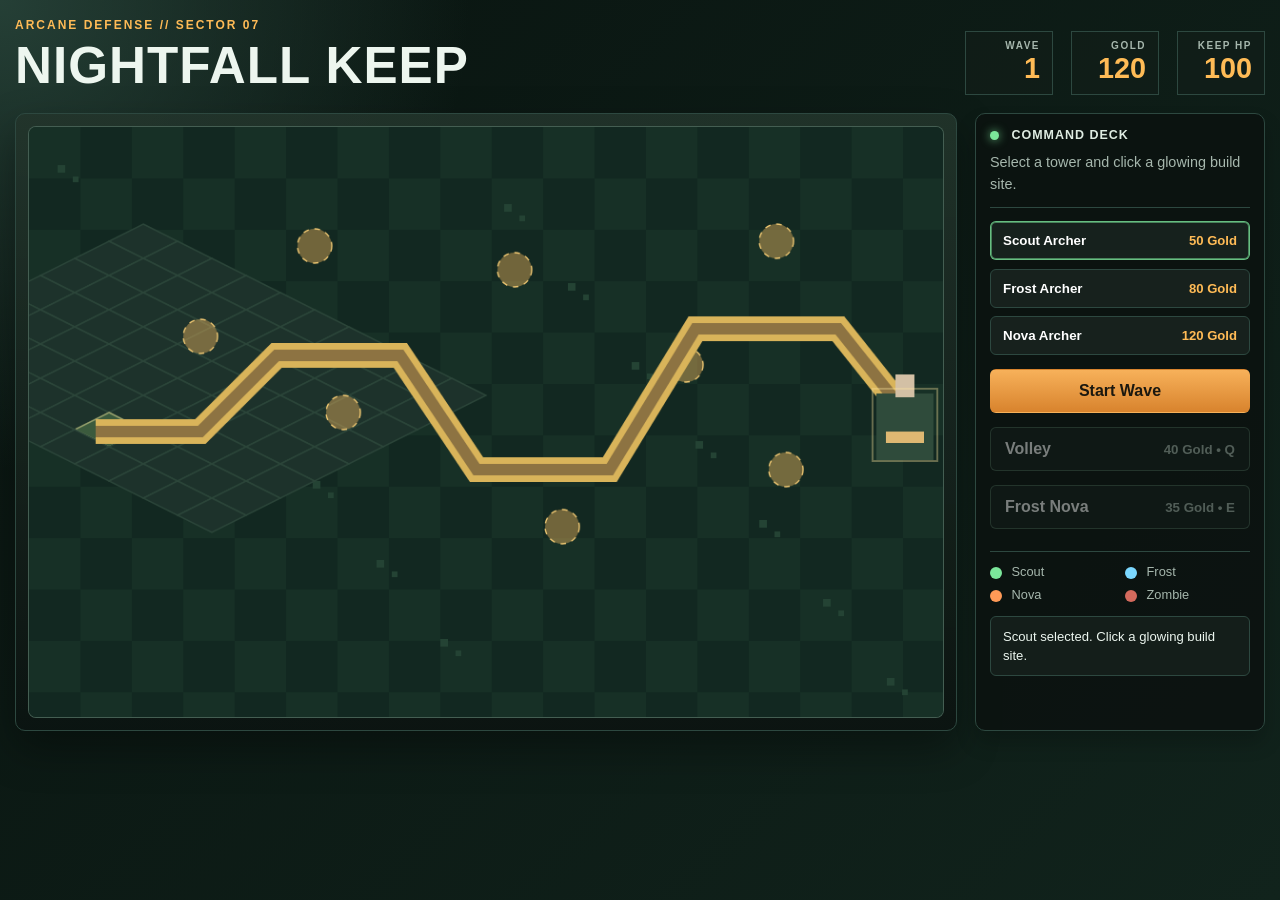
<file: index.html>
<!doctype html>
<html lang="en">
  <head>
    <meta charset="UTF-8" />
    <meta name="viewport" content="width=device-width, initial-scale=1.0" />
    <title>Nightfall Keep</title>
    <link rel="stylesheet" href="style.css" />
  </head>
  <body>
    <div class="page-shell">
      <header class="topbar">
        <div>
          <p class="eyebrow">ARCANE DEFENSE // SECTOR 07</p>
          <h1>Nightfall Keep</h1>
        </div>
        <div class="hud">
          <div class="stat"><span>Wave</span><strong id="waveCount">1</strong></div>
          <div class="stat"><span>Gold</span><strong id="goldCount">120</strong></div>
          <div class="stat"><span>Keep HP</span><strong id="hpCount">100</strong></div>
        </div>
      </header>

      <main class="game-layout">
        <section class="arena-panel">
          <canvas id="gameCanvas" width="960" height="620" aria-label="Nightfall Keep game"></canvas>
        </section>

        <aside class="sidebar">
          <div class="panel-block">
            <div class="panel-label"><span class="dot"></span> Command Deck</div>
            <p class="subtitle">Select a tower and click a glowing build site.</p>
          </div>

          <div class="tower-picker">
            <button class="tower-button active" data-tower="scout">
              <span class="name">Scout Archer</span>
              <span class="meta">50 Gold</span>
            </button>
            <button class="tower-button" data-tower="frost">
              <span class="name">Frost Archer</span>
              <span class="meta">80 Gold</span>
            </button>
            <button class="tower-button" data-tower="nova">
              <span class="name">Nova Archer</span>
              <span class="meta">120 Gold</span>
            </button>
          </div>

          <button id="startWave" class="action primary">Start Wave</button>

          <button id="abilityVolley" class="action ability-btn" data-ability="volley">
            <span>Volley</span>
            <small>40 Gold • Q</small>
          </button>

          <button id="abilityFreeze" class="action ability-btn" data-ability="freeze">
            <span>Frost Nova</span>
            <small>35 Gold • E</small>
          </button>

          <div class="legend">
            <div><i class="legend-green"></i> Scout</div>
            <div><i class="legend-blue"></i> Frost</div>
            <div><i class="legend-orange"></i> Nova</div>
            <div><i class="legend-red"></i> Zombie</div>
          </div>

          <div id="messageBox" class="message-box">Choose your tower and prepare the keep.</div>
        </aside>
      </main>
    </div>

    <script src="game.js"></script>
  </body>
</html>
</file>
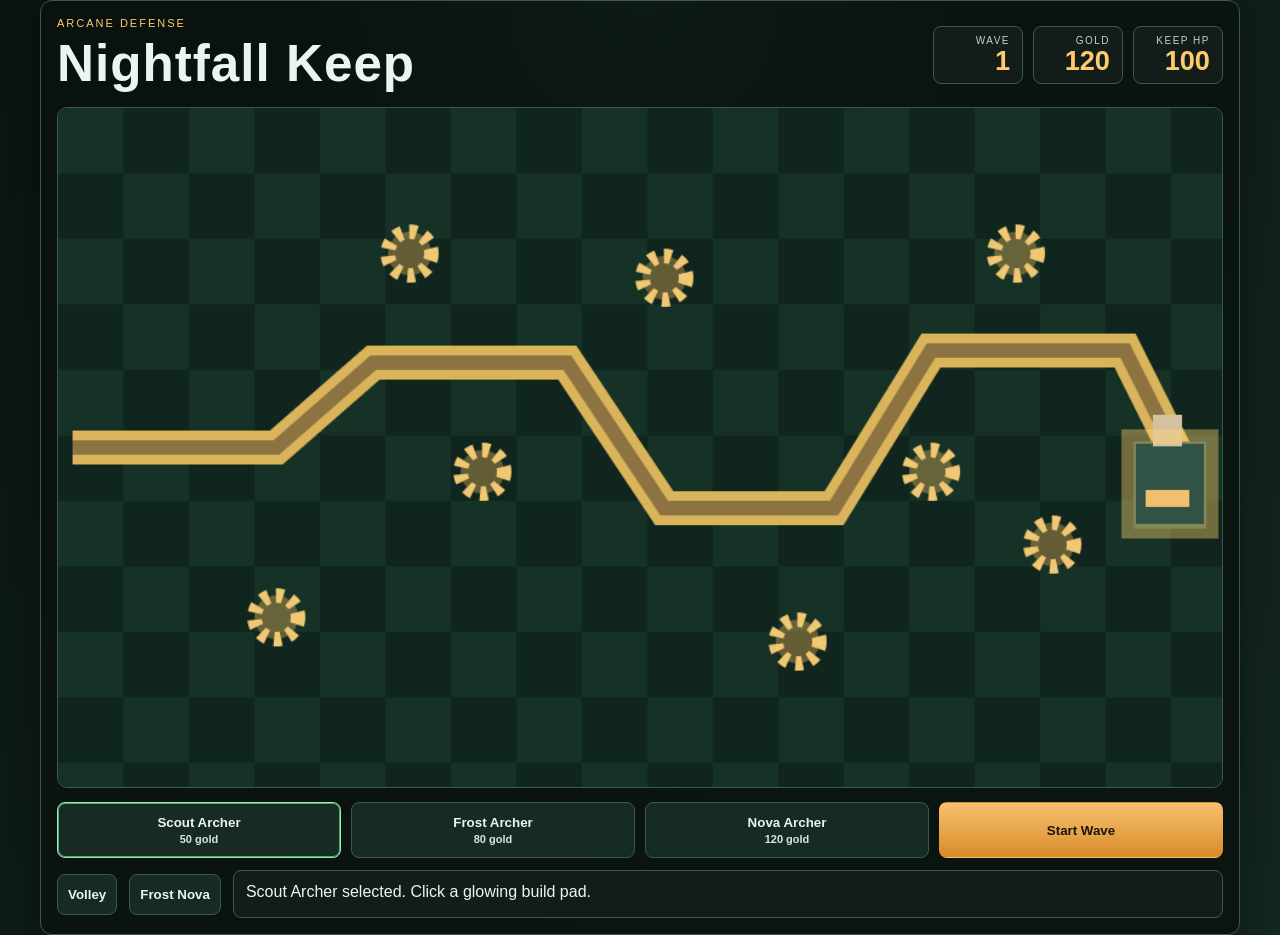
<file: tower-defense-fixed.html>
<!DOCTYPE html>
<html lang="en">
<head>
  <meta charset="UTF-8" />
  <meta name="viewport" content="width=device-width, initial-scale=1.0" />
  <title>Nightfall Keep - Fixed</title>
  <style>
    :root {
      --bg1: #0a1311;
      --bg2: #13261f;
      --panel: #142d26;
      --panel2: #1d3a2f;
      --line: #385b4d;
      --text: #ebf5ef;
      --gold: #ffca6e;
      --green: #8ef0ae;
      --blue: #8de7ff;
      --orange: #ffb164;
      --danger: #d96f5f;
      --shadow: rgba(0,0,0,0.35);
    }

    * { box-sizing: border-box; }

    body {
      margin: 0;
      min-height: 100vh;
      display: flex;
      align-items: center;
      justify-content: center;
      background: radial-gradient(circle at top, rgba(50, 90, 70, 0.8), transparent 30%),
                  linear-gradient(135deg, var(--bg1), var(--bg2));
      color: var(--text);
      font-family: Arial, Helvetica, sans-serif;
    }

    .game-shell {
      width: min(1200px, calc(100vw - 20px));
      background: rgba(10, 18, 16, 0.86);
      border: 1px solid var(--line);
      box-shadow: 0 12px 30px var(--shadow);
      padding: 16px;
      border-radius: 12px;
    }

    .topbar {
      display: flex;
      justify-content: space-between;
      align-items: center;
      gap: 16px;
      margin-bottom: 14px;
    }

    .title-wrap h1 {
      margin: 0;
      font-size: clamp(2rem, 4vw, 3.2rem);
      letter-spacing: 1px;
    }

    .tiny {
      margin: 0 0 5px;
      font-size: 11px;
      letter-spacing: 2px;
      color: var(--gold);
      text-transform: uppercase;
    }

    .hud {
      display: flex;
      gap: 10px;
      flex-wrap: wrap;
    }

    .stat {
      min-width: 90px;
      padding: 8px 12px;
      border: 1px solid var(--line);
      background: rgba(21, 32, 28, 0.8);
      text-align: right;
      border-radius: 8px;
    }

    .stat .label {
      display: block;
      font-size: 10px;
      letter-spacing: 1.5px;
      text-transform: uppercase;
      color: #bfd4c7;
    }

    .stat .value {
      display: block;
      color: var(--gold);
      font-weight: 700;
      font-size: 1.7rem;
      line-height: 1.1;
    }

    #game {
      display: block;
      width: 100%;
      height: auto;
      border: 1px solid var(--line);
      background: #12251d;
      border-radius: 10px;
      cursor: crosshair;
    }

    .toolbar {
      margin-top: 14px;
      display: grid;
      grid-template-columns: 1fr 1fr 1fr 1fr;
      gap: 10px;
    }

    .button, .selector {
      border: 1px solid var(--line);
      background: rgba(26, 47, 40, 0.85);
      color: var(--text);
      padding: 12px 10px;
      border-radius: 8px;
      cursor: pointer;
      font-weight: 700;
      transition: transform 0.12s ease, border-color 0.12s ease;
    }

    .button:hover, .selector:hover {
      transform: translateY(-1px);
      border-color: var(--green);
    }

    .button.primary {
      background: linear-gradient(180deg, #f8c16e, #d88b2a);
      color: #1d160e;
      border-color: transparent;
    }

    .selector.active {
      border-color: var(--green);
      box-shadow: inset 0 0 0 1px rgba(142, 240, 174, 0.6);
    }

    .selector small {
      display: block;
      font-size: 11px;
      color: #d4e9dd;
      margin-top: 3px;
    }

    .side-row {
      margin-top: 12px;
      display: flex;
      justify-content: space-between;
      gap: 12px;
      align-items: center;
    }

    .message {
      flex: 1;
      min-height: 48px;
      padding: 10px 12px;
      border: 1px solid var(--line);
      background: rgba(19, 31, 26, 0.9);
      border-radius: 8px;
      color: #edf5ef;
      line-height: 1.4;
    }

    @media (max-width: 760px) {
      .toolbar {
        grid-template-columns: 1fr 1fr;
      }
      .topbar {
        flex-direction: column;
        align-items: flex-start;
      }
      .side-row {
        flex-direction: column;
        align-items: stretch;
      }
    }
  </style>
</head>
<body>
  <div class="game-shell">
    <header class="topbar">
      <div class="title-wrap">
        <p class="tiny">Arcane Defense</p>
        <h1>Nightfall Keep</h1>
      </div>
      <div class="hud">
        <div class="stat">
          <span class="label">Wave</span>
          <span class="value" id="waveValue">1</span>
        </div>
        <div class="stat">
          <span class="label">Gold</span>
          <span class="value" id="goldValue">120</span>
        </div>
        <div class="stat">
          <span class="label">Keep HP</span>
          <span class="value" id="hpValue">100</span>
        </div>
      </div>
    </header>

    <canvas id="game" width="960" height="560" aria-label="Tower defense game"></canvas>

    <div class="toolbar">
      <button class="selector active" data-type="scout">
        Scout Archer<br><small>50 gold</small>
      </button>
      <button class="selector" data-type="frost">
        Frost Archer<br><small>80 gold</small>
      </button>
      <button class="selector" data-type="nova">
        Nova Archer<br><small>120 gold</small>
      </button>
      <button class="button primary" id="startWaveBtn">Start Wave</button>
    </div>

    <div class="side-row">
      <button class="button" id="volleyBtn">Volley</button>
      <button class="button" id="freezeBtn">Frost Nova</button>
      <div class="message" id="messageBox">Choose a tower and place it on a glowing pad.</div>
    </div>
  </div>

  <script>
    const canvas = document.getElementById('game');
    const ctx = canvas.getContext('2d');

    const waveValue = document.getElementById('waveValue');
    const goldValue = document.getElementById('goldValue');
    const hpValue = document.getElementById('hpValue');
    const messageBox = document.getElementById('messageBox');
    const startWaveBtn = document.getElementById('startWaveBtn');
    const volleyBtn = document.getElementById('volleyBtn');
    const freezeBtn = document.getElementById('freezeBtn');
    const selectors = [...document.querySelectorAll('.selector')];

    const path = [
      { x: 12, y: 280 },
      { x: 180, y: 280 },
      { x: 260, y: 210 },
      { x: 420, y: 210 },
      { x: 500, y: 330 },
      { x: 640, y: 330 },
      { x: 720, y: 200 },
      { x: 880, y: 200 },
      { x: 930, y: 300 }
    ];

    const buildSites = [
      { x: 180, y: 420 },
      { x: 290, y: 120 },
      { x: 350, y: 300 },
      { x: 500, y: 140 },
      { x: 610, y: 440 },
      { x: 720, y: 300 },
      { x: 790, y: 120 },
      { x: 820, y: 360 }
    ];

    const towers = [];
    const zombies = [];
    const projectiles = [];
    const effects = [];

    let gold = 120;
    let keepHp = 100;
    let wave = 1;
    let runningWave = false;
    let spawnQueue = 0;
    let spawnTimer = 0;
    let selectedType = 'scout';
    let hoveredSite = null;

    const defs = {
      scout: { label: 'Scout Archer', cost: 50, damage: 12, range: 150, fireRate: 0.6, color: '#8ef0ae', proj: '#e3ffe9' },
      frost: { label: 'Frost Archer', cost: 80, damage: 9, range: 170, fireRate: 0.8, color: '#8de7ff', proj: '#d9f5ff', slow: 1.5 },
      nova: { label: 'Nova Archer', cost: 120, damage: 18, range: 190, fireRate: 1.0, color: '#ffb164', proj: '#ffdca5', splash: 32 }
    };

    function setMessage(text) {
      messageBox.textContent = text;
    }

    function updateHud() {
      waveValue.textContent = wave;
      goldValue.textContent = gold;
      hpValue.textContent = keepHp;
      volleyBtn.disabled = gold < 40 || !runningWave;
      freezeBtn.disabled = gold < 35 || !runningWave;
    }

    function selectTower(type) {
      selectedType = type;
      selectors.forEach((sel) => sel.classList.toggle('active', sel.dataset.type === type));
      setMessage(defs[type].label + ' selected. Click a glowing build pad.');
    }

    function findSiteAt(x, y) {
      for (const site of buildSites) {
        if (Math.hypot(site.x - x, site.y - y) < 26) return site;
      }
      return null;
    }

    function buildTower(site) {
      const def = defs[selectedType];
      if (gold < def.cost) {
        setMessage('Not enough gold for that tower.');
        return;
      }

      const taken = towers.some((t) => Math.hypot(t.x - site.x, t.y - site.y) < 25);
      if (taken) {
        setMessage('That space is already occupied.');
        return;
      }

      gold -= def.cost;
      towers.push({
        x: site.x,
        y: site.y,
        type: selectedType,
        def,
        cooldown: 0,
        flash: 0
      });

      setMessage(def.label + ' deployed.');
      updateHud();
    }

    function respawnZombie() {
      let type = 'walker';
      const roll = Math.random();
      if (wave >= 3 && roll > 0.8) type = 'brute';
      if (wave >= 4 && roll > 0.93) type = 'runner';

      let hp, speed, radius;
      if (type === 'brute') {
        hp = 70 + wave * 14;
        speed = 20 + wave * 0.8;
        radius = 16;
      } else if (type === 'runner') {
        hp = 36 + wave * 9;
        speed = 42 + wave * 1.2;
        radius = 10;
      } else {
        hp = 26 + wave * 8;
        speed = 26 + wave * 1.1;
        radius = 12;
      }

      zombies.push({
        x: path[0].x,
        y: path[0].y,
        segment: 0,
        hp,
        maxHp: hp,
        speed,
        radius,
        type,
        slowTimer: 0,
        color: type === 'brute' ? '#d77b68' : type === 'runner' ? '#f0d28b' : '#d66d61'
      });
    }

    function startWave() {
      if (runningWave) return;
      runningWave = true;
      spawnQueue = 6 + wave * 3;
      spawnTimer = 0.5;
      setMessage('Wave ' + wave + ' has begun. Hold the line!');
      updateHud();
    }

    function volley() {
      if (!runningWave || gold < 40) return;
      gold -= 40;
      for (const z of zombies) {
        z.hp -= 22 + wave * 2;
        effects.push({ x: z.x, y: z.y, radius: 25, color: '#fff4a9', life: 0.3 });
      }
      setMessage('Volley fired!');
      updateHud();
    }

    function freeze() {
      if (!runningWave || gold < 35) return;
      gold -= 35;
      for (const z of zombies) z.slowTimer = 4.5;
      effects.push({ x: 470, y: 310, radius: 120, color: '#8fe7ff', life: 1.2 });
      setMessage('Frost Nova slows the horde.');
      updateHud();
    }

    function nearestTarget(tower) {
      let best = null;
      let bestDist = Infinity;
      for (const z of zombies) {
        const dist = Math.hypot(z.x - tower.x, z.y - tower.y);
        if (dist <= tower.def.range && dist < bestDist) {
          best = z;
          bestDist = dist;
        }
      }
      return best;
    }

    function shoot(tower, target) {
      const dx = target.x - tower.x;
      const dy = target.y - tower.y;
      const len = Math.hypot(dx, dy) || 1;
      const speed = 420;
      projectiles.push({
        x: tower.x,
        y: tower.y,
        vx: (dx / len) * speed,
        vy: (dy / len) * speed,
        target,
        damage: tower.def.damage,
        splash: tower.def.splash || 0,
        slow: tower.def.slow || 0,
        color: tower.def.proj,
        life: 1.2
      });
      tower.cooldown = tower.def.fireRate;
      effects.push({ x: tower.x, y: tower.y, radius: 7, color: tower.def.proj, life: 0.15 });
    }

    function damageZombie(z, amount, splash = 0) {
      z.hp -= amount;
      z.flash = 0.12;
      if (splash > 0) {
        for (const other of zombies) {
          if (other !== z) {
            const d = Math.hypot(other.x - z.x, other.y - z.y);
            if (d <= splash) {
              other.hp -= amount * 0.5;
              other.flash = 0.12;
            }
          }
        }
      }
    }

    function updateWave(dt) {
      if (!runningWave) return;

      spawnTimer -= dt;
      if (spawnQueue > 0 && spawnTimer <= 0) {
        respawnZombie();
        spawnQueue -= 1;
        spawnTimer = Math.max(0.45, 1.1 - wave * 0.06);
      }

      if (spawnQueue === 0 && zombies.length === 0) {
        runningWave = false;
        gold += 25 + wave * 12;
        wave += 1;
        setMessage('Wave cleared! Prepare for the next assault.');
        updateHud();
      }
    }

    function updateProjectiles(dt) {
      for (let i = projectiles.length - 1; i >= 0; i--) {
        const p = projectiles[i];
        p.x += p.vx * dt;
        p.y += p.vy * dt;
        p.life -= dt;

        if (p.target && p.target.hp > 0) {
          const d = Math.hypot(p.x - p.target.x, p.y - p.target.y);
          if (d <= p.target.radius + 6) {
            damageZombie(p.target, p.damage, p.splash);
            if (p.slow > 0) p.target.slowTimer = Math.max(p.target.slowTimer, p.slow);
            effects.push({ x: p.target.x, y: p.target.y, radius: p.splash ? p.splash * 0.8 : 18, color: '#ffd4a1', life: 0.25 });
            projectiles.splice(i, 1);
            continue;
          }
        }

        if (p.life <= 0) {
          projectiles.splice(i, 1);
        }
      }
    }

    function updateTowers(dt) {
      for (const t of towers) {
        t.cooldown = Math.max(0, t.cooldown - dt);
        t.flash = Math.max(0, t.flash - dt);
        const target = nearestTarget(t);
        if (target && t.cooldown <= 0) shoot(t, target);
      }
    }

    function updateZombies(dt) {
      for (let i = zombies.length - 1; i >= 0; i--) {
        const z = zombies[i];

        if (z.hp <= 0) {
          gold += z.type === 'brute' ? 10 : z.type === 'runner' ? 8 : 6;
          effects.push({ x: z.x, y: z.y, radius: 20, color: '#ffe7a2', life: 0.25 });
          zombies.splice(i, 1);
          updateHud();
          continue;
        }

        z.flash = Math.max(0, z.flash - dt);
        z.slowTimer = Math.max(0, z.slowTimer - dt);

        const next = path[z.segment + 1];
        if (!next) {
          keepHp -= 10;
          setMessage('A zombie reached the keep!');
          zombies.splice(i, 1);
          updateHud();
          if (keepHp <= 0) restartGame();
          continue;
        }

        const speed = z.speed * (z.slowTimer > 0 ? 0.45 : 1);
        const dx = next.x - z.x;
        const dy = next.y - z.y;
        const dist = Math.hypot(dx, dy) || 1;
        const step = speed * dt;

        if (dist <= step) {
          z.x = next.x;
          z.y = next.y;
          z.segment += 1;
        } else {
          z.x += (dx / dist) * step;
          z.y += (dy / dist) * step;
        }
      }
    }

    function updateEffects(dt) {
      for (let i = effects.length - 1; i >= 0; i--) {
        effects[i].life -= dt;
        if (effects[i].life <= 0) effects.splice(i, 1);
      }
    }

    function restartGame() {
      gold = 120;
      keepHp = 100;
      wave = 1;
      runningWave = false;
      spawnQueue = 0;
      spawnTimer = 0;
      towers.length = 0;
      zombies.length = 0;
      projectiles.length = 0;
      effects.length = 0;
      setMessage('The keep has fallen. Build again!');
      updateHud();
    }

    function drawGround() {
      ctx.fillStyle = '#0d1714';
      ctx.fillRect(0, 0, canvas.width, canvas.height);

      for (let y = 0; y < canvas.height; y += 54) {
        for (let x = 0; x < canvas.width; x += 54) {
          ctx.fillStyle = ((x / 54 + y / 54) % 2 === 0) ? '#163126' : '#10251d';
          ctx.fillRect(x, y, 54, 54);
        }
      }
    }

    function drawSites() {
      for (const site of buildSites) {
        const occupied = towers.some((t) => Math.hypot(t.x - site.x, t.y - site.y) < 25);
        ctx.beginPath();
        ctx.arc(site.x, site.y, 18, 0, Math.PI * 2);
        ctx.fillStyle = occupied ? 'rgba(130, 228, 158, 0.72)' : 'rgba(255, 196, 95, 0.35)';
        ctx.fill();
        ctx.strokeStyle = occupied ? '#aaf0bb' : '#f0c873';
        ctx.setLineDash([6, 6]);
        ctx.stroke();
        ctx.setLineDash([]);
      }
    }

    function drawPath() {
      ctx.beginPath();
      path.forEach((pt, i) => {
        if (i === 0) ctx.moveTo(pt.x, pt.y); else ctx.lineTo(pt.x, pt.y);
      });
      ctx.strokeStyle = '#d9b45a';
      ctx.lineWidth = 28;
      ctx.stroke();

      ctx.beginPath();
      path.forEach((pt, i) => {
        if (i === 0) ctx.moveTo(pt.x, pt.y); else ctx.lineTo(pt.x, pt.y);
      });
      ctx.strokeStyle = '#8d7342';
      ctx.lineWidth = 12;
      ctx.stroke();
    }

    function drawTower(t) {
      const color = t.def.color;
      ctx.fillStyle = 'rgba(5,10,9,0.95)';
      ctx.beginPath();
      ctx.ellipse(t.x, t.y + 16, 22, 9, 0, 0, Math.PI * 2);
      ctx.fill();

      ctx.fillStyle = color;
      ctx.fillRect(t.x - 8, t.y - 8, 16, 24);

      ctx.fillStyle = '#eef9ff';
      ctx.beginPath();
      ctx.arc(t.x, t.y - 12, 9, 0, Math.PI * 2);
      ctx.fill();

      ctx.beginPath();
      ctx.arc(t.x, t.y - 12, 14, 0, Math.PI * 2);
      ctx.strokeStyle = t.flash > 0 ? '#fff' : 'rgba(255,255,255,0.3)';
      ctx.stroke();
    }

    function drawZombie(z) {
      ctx.fillStyle = z.flash > 0 ? '#f5d5b0' : z.color;
      ctx.beginPath();
      ctx.arc(z.x, z.y, z.radius, 0, Math.PI * 2);
      ctx.fill();

      ctx.fillStyle = '#1b1512';
      ctx.fillRect(z.x - 7, z.y - 3, 4, 4);
      ctx.fillRect(z.x + 3, z.y - 3, 4, 4);

      const barW = z.radius * 2;
      const pct = Math.max(0, z.hp / z.maxHp);
      ctx.fillStyle = 'rgba(17, 22, 20, 0.7)';
      ctx.fillRect(z.x - barW / 2, z.y - z.radius - 12, barW, 4);
      ctx.fillStyle = '#aef4bd';
      ctx.fillRect(z.x - barW / 2, z.y - z.radius - 12, pct * barW, 4);
    }

    function drawProjectiles() {
      for (const p of projectiles) {
        ctx.fillStyle = p.color;
        ctx.beginPath();
        ctx.arc(p.x, p.y, 4, 0, Math.PI * 2);
        ctx.fill();
      }
    }

    function drawEffects() {
      for (const e of effects) {
        ctx.beginPath();
        ctx.arc(e.x, e.y, e.radius * (1 - e.life * 0.5), 0, Math.PI * 2);
        ctx.strokeStyle = e.color;
        ctx.lineWidth = 2;
        ctx.globalAlpha = Math.max(0.15, e.life);
        ctx.stroke();
        ctx.globalAlpha = 1;
      }
    }

    function drawKeep() {
      const x = 915;
      const y = 295;
      ctx.fillStyle = '#315246';
      ctx.fillRect(x - 28, y - 20, 60, 72);
      ctx.fillStyle = '#d5c09f';
      ctx.fillRect(x - 12, y - 42, 24, 26);
      ctx.fillStyle = '#f0c16d';
      ctx.fillRect(x - 18, y + 20, 36, 14);
      ctx.strokeStyle = 'rgba(255,214,113,0.4)';
      ctx.strokeRect(x - 32, y - 24, 68, 78);
    }

    function drawHoverPreview() {
      if (!hoveredSite) return;
      const def = defs[selectedType];
      ctx.beginPath();
      ctx.arc(hoveredSite.x, hoveredSite.y, def.range, 0, Math.PI * 2);
      ctx.strokeStyle = 'rgba(142, 240, 174, 0.4)';
      ctx.setLineDash([7, 7]);
      ctx.stroke();
      ctx.setLineDash([]);
    }

    function draw() {
      drawGround();
      drawSites();
      drawPath();
      drawHoverPreview();
      drawKeep();
      for (const tower of towers) drawTower(tower);
      for (const zombie of zombies) drawZombie(zombie);
      drawProjectiles();
      drawEffects();
    }

    function update(dt) {
      updateWave(dt);
      updateTowers(dt);
      updateProjectiles(dt);
      updateZombies(dt);
      updateEffects(dt);
    }

    let last = performance.now();
    function gameLoop(ts) {
      const dt = Math.min(0.033, (ts - last) / 1000 || 0.016);
      last = ts;
      update(dt);
      draw();
      requestAnimationFrame(gameLoop);
    }

    canvas.addEventListener('mousemove', (e) => {
      const rect = canvas.getBoundingClientRect();
      const x = (e.clientX - rect.left) * (canvas.width / rect.width);
      const y = (e.clientY - rect.top) * (canvas.height / rect.height);
      hoveredSite = findSiteAt(x, y);
    });

    canvas.addEventListener('mouseleave', () => {
      hoveredSite = null;
    });

    canvas.addEventListener('click', (e) => {
      const rect = canvas.getBoundingClientRect();
      const x = (e.clientX - rect.left) * (canvas.width / rect.width);
      const y = (e.clientY - rect.top) * (canvas.height / rect.height);
      const site = findSiteAt(x, y);
      if (site) buildTower(site);
    });

    selectors.forEach((button) => {
      button.addEventListener('click', () => selectTower(button.dataset.type));
    });

    startWaveBtn.addEventListener('click', startWave);
    volleyBtn.addEventListener('click', volley);
    freezeBtn.addEventListener('click', freeze);

    window.addEventListener('keydown', (e) => {
      const k = e.key.toLowerCase();
      if (k === 'q') volley();
      if (k === 'e') freeze();
      if (k === ' ') {
        e.preventDefault();
        startWave();
      }
    });

    selectTower('scout');
    updateHud();
    requestAnimationFrame(gameLoop);
  </script>
</body>
</html>
</file>
<file: style.css>
:root {
  --bg-1: #091410;
  --bg-2: #11231c;
  --panel: rgba(12, 18, 16, 0.9);
  --panel-border: #2d4840;
  --soft: #a6b7ad;
  --gold: #ffbb56;
  --green: #7be69a;
  --blue: #7bd8ff;
  --orange: #ff9a57;
  --danger: #d46a5d;
  --shadow: rgba(0, 0, 0, 0.4);
}

* { box-sizing: border-box; }

body {
  margin: 0;
  min-height: 100vh;
  background:
    radial-gradient(circle at top left, rgba(40, 68, 58, 0.9), transparent 30%),
    linear-gradient(135deg, var(--bg-1), var(--bg-2));
  color: #edf6ef;
  font-family: "Segoe UI", Tahoma, sans-serif;
}

.page-shell {
  width: min(1280px, calc(100% - 30px));
  margin: 0 auto;
  padding: 18px 0 24px;
}

.topbar {
  display: flex;
  justify-content: space-between;
  align-items: end;
  gap: 20px;
  margin-bottom: 18px;
}

.eyebrow {
  margin: 0 0 4px;
  letter-spacing: 2px;
  color: var(--gold);
  font-size: 12px;
  font-weight: 700;
  text-transform: uppercase;
}

h1 {
  margin: 0;
  font-size: clamp(2.2rem, 4vw, 4rem);
  letter-spacing: 1px;
  font-weight: 900;
  text-transform: uppercase;
}

.hud {
  display: flex;
  gap: 18px;
}

.stat {
  min-width: 88px;
  padding: 8px 12px;
  border: 1px solid var(--panel-border);
  background: rgba(17, 29, 24, 0.8);
  text-align: right;
}

.stat span {
  display: block;
  color: var(--soft);
  font-size: 10px;
  font-weight: 700;
  letter-spacing: 1.5px;
  text-transform: uppercase;
}

.stat strong {
  color: var(--gold);
  font-size: 1.8rem;
  line-height: 1.2;
}

.game-layout {
  display: grid;
  grid-template-columns: minmax(0, 1fr) 290px;
  gap: 18px;
}

.arena-panel {
  padding: 12px;
  border: 1px solid var(--panel-border);
  background: linear-gradient(180deg, rgba(34, 52, 43, 0.9), rgba(11, 20, 17, 0.96));
  box-shadow: 0 18px 40px rgba(0, 0, 0, 0.35);
  border-radius: 10px;
}

#gameCanvas {
  display: block;
  width: 100%;
  height: auto;
  border: 1px solid rgba(162, 200, 180, 0.35);
  background: #12251d;
  border-radius: 8px;
  cursor: crosshair;
  box-shadow: inset 0 0 25px rgba(142, 251, 176, 0.08);
}

.sidebar {
  display: flex;
  flex-direction: column;
  gap: 14px;
  padding: 14px;
  background: var(--panel);
  border: 1px solid var(--panel-border);
  box-shadow: 0 12px 20px rgba(0, 0, 0, 0.2);
  border-radius: 10px;
}

.panel-block {
  border-bottom: 1px solid var(--panel-border);
  padding-bottom: 12px;
}

.panel-label {
  font-weight: 800;
  letter-spacing: 1px;
  font-size: 0.78rem;
  text-transform: uppercase;
  color: #dfece2;
}

.dot {
  display: inline-block;
  width: 9px;
  height: 9px;
  border-radius: 50%;
  background: var(--green);
  box-shadow: 0 0 10px rgba(123, 230, 154, 0.8);
  margin-right: 8px;
  vertical-align: middle;
}

.subtitle {
  margin: 10px 0 0;
  color: var(--soft);
  font-size: 0.9rem;
  line-height: 1.5;
}

.tower-picker {
  display: flex;
  flex-direction: column;
  gap: 8px;
}

.tower-button {
  width: 100%;
  display: flex;
  justify-content: space-between;
  align-items: center;
  padding: 11px 12px;
  border: 1px solid var(--panel-border);
  background: rgba(24, 35, 31, 0.92);
  color: white;
  cursor: pointer;
  transition: transform 0.14s ease, border-color 0.14s ease, box-shadow 0.14s ease;
  border-radius: 6px;
}

.tower-button:hover,
.tower-button.active {
  border-color: rgba(123, 230, 154, 0.8);
  box-shadow: inset 0 0 0 1px rgba(123, 230, 154, 0.5);
  transform: translateY(-1px);
}

.tower-button .name {
  font-weight: 700;
}

.tower-button .meta {
  color: var(--gold);
  font-size: 0.82rem;
  font-weight: 700;
}

.action {
  appearance: none;
  border: 1px solid rgba(123, 165, 138, 0.45);
  background: rgba(22, 35, 30, 0.9);
  color: white;
  font-weight: 800;
  font-size: 1rem;
  padding: 12px 14px;
  cursor: pointer;
  transition: filter 0.15s ease, transform 0.15s ease, opacity 0.15s ease;
  border-radius: 6px;
}

.action:hover:not(:disabled) {
  filter: brightness(1.08);
  transform: translateY(-1px);
}

.action:disabled {
  opacity: 0.45;
  cursor: not-allowed;
}

.primary {
  background: linear-gradient(180deg, #f7b15a, #d8832d);
  color: #1b180f;
  border-color: transparent;
}

.ability-btn {
  text-align: left;
  display: flex;
  justify-content: space-between;
  align-items: center;
}

.ability-btn span {
  display: block;
}

.ability-btn small {
  color: var(--soft);
  font-weight: 600;
}

.legend {
  display: grid;
  grid-template-columns: 1fr 1fr;
  gap: 8px 10px;
  margin-top: 8px;
  padding-top: 12px;
  border-top: 1px solid var(--panel-border);
  color: var(--soft);
  font-size: 0.8rem;
}

.legend i {
  display: inline-block;
  width: 12px;
  height: 12px;
  border-radius: 50%;
  margin-right: 6px;
  vertical-align: middle;
}

.legend-green { background: var(--green); }
.legend-blue { background: var(--blue); }
.legend-orange { background: var(--orange); }
.legend-red { background: var(--danger); }

.message-box {
  min-height: 52px;
  padding: 10px 12px;
  border: 1px solid var(--panel-border);
  background: rgba(22, 32, 27, 0.9);
  color: #ecf6ef;
  line-height: 1.45;
  font-size: 0.82rem;
  border-radius: 6px;
}

@media (max-width: 980px) {
  .game-layout { grid-template-columns: 1fr; }
  .sidebar { order: -1; }
}
</file>
